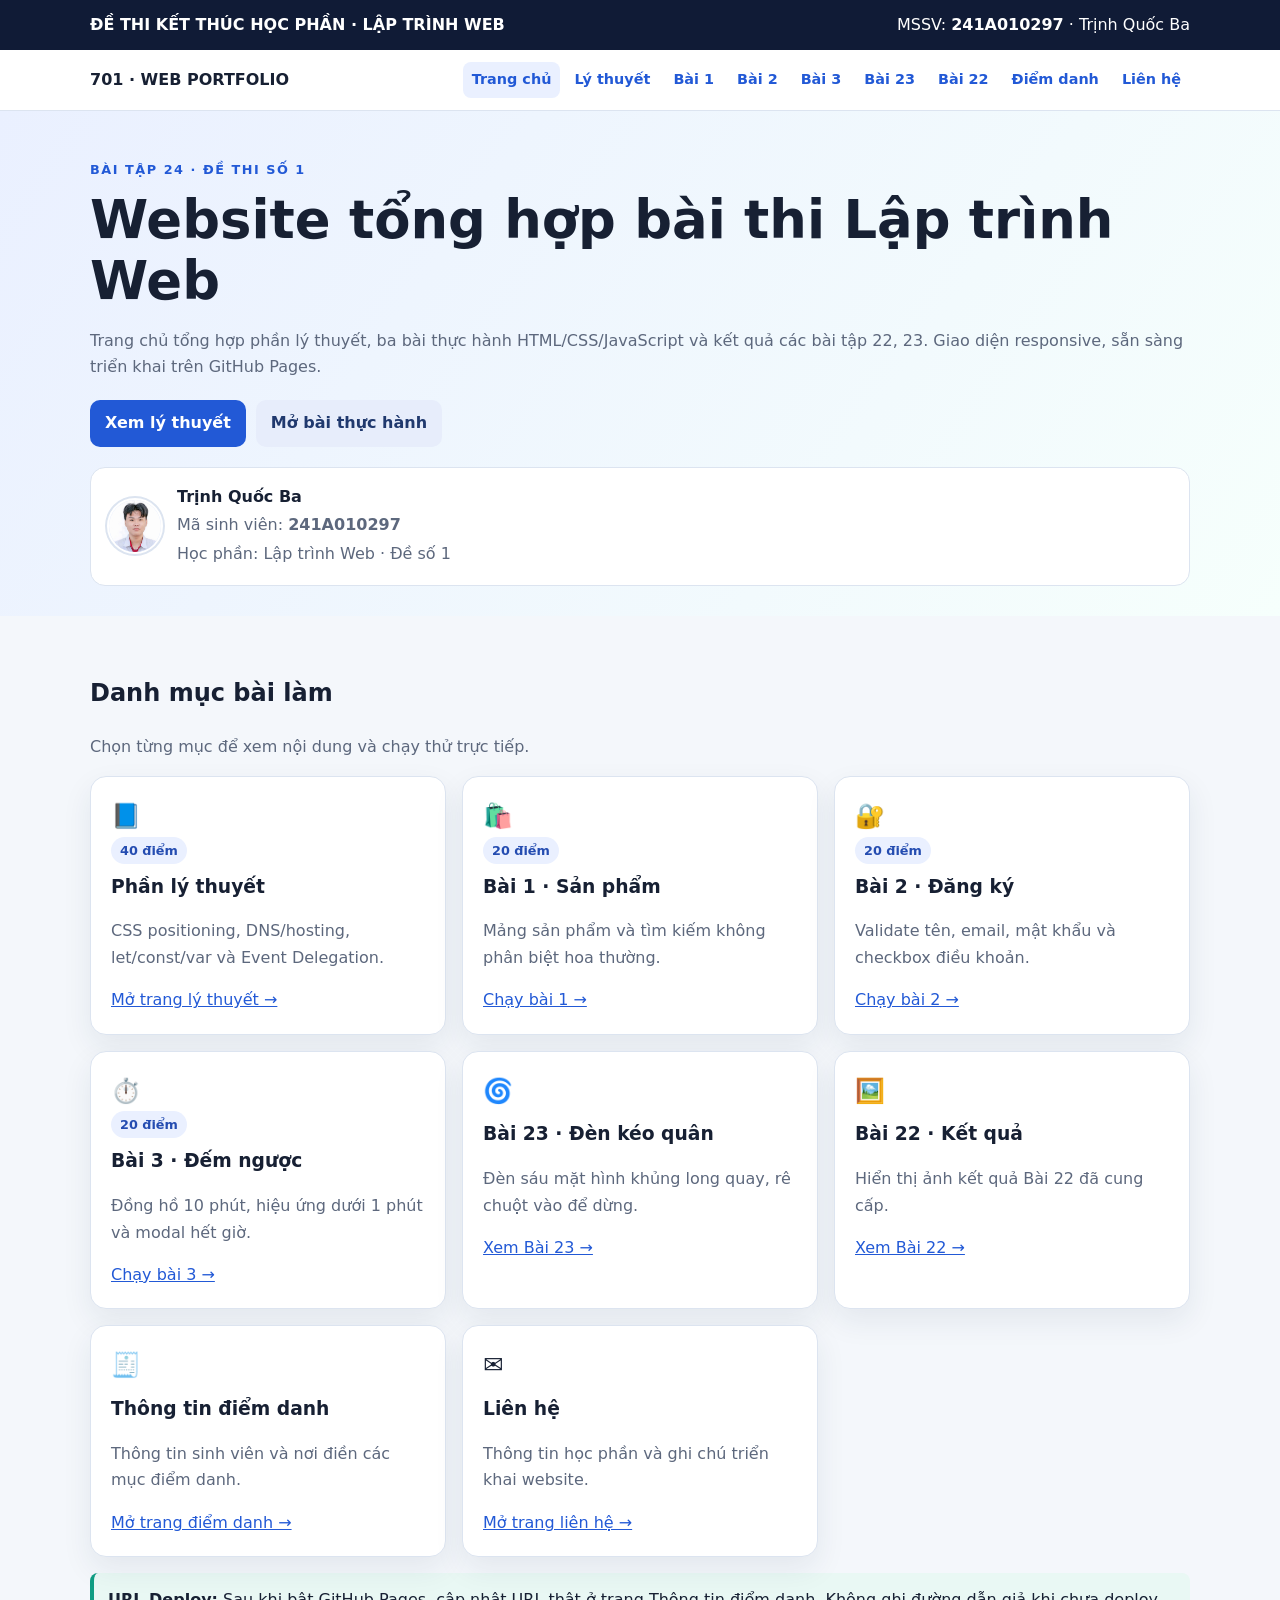
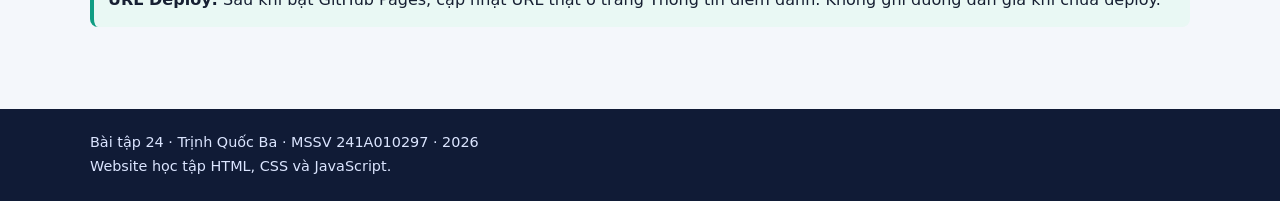
<file: index.html>
<!doctype html><html lang="vi"><head><meta charset="utf-8"><meta name="viewport" content="width=device-width,initial-scale=1"><meta name="author" content="Trịnh Quốc Ba"><title>Trang chủ | Bài tập 24</title><link rel="stylesheet" href="css/style.css"></head><body><div class="topbar"><div class="container"><b>ĐỀ THI KẾT THÚC HỌC PHẦN · LẬP TRÌNH WEB</b><span>MSSV: <b>241A010297</b> · Trịnh Quốc Ba</span></div></div><div class="navwrap"><nav class="container nav"><a class="brand" href="index.html">701 · WEB PORTFOLIO</a><div class="navlinks"><a href="index.html">Trang chủ</a><a href="lythuyet.html">Lý thuyết</a><a href="baitap01.html">Bài 1</a><a href="baitap02.html">Bài 2</a><a href="baitap03.html">Bài 3</a><a href="baitap23.html">Bài 23</a><a href="baitap22.html">Bài 22</a><a href="about.html">Điểm danh</a><a href="contact.html">Liên hệ</a></div></nav></div><header class="hero"><div class="container"><div class="eyebrow">Bài tập 24 · Đề thi số 1</div><h1>Website tổng hợp bài thi Lập trình Web</h1><p class="lead">Trang chủ tổng hợp phần lý thuyết, ba bài thực hành HTML/CSS/JavaScript và kết quả các bài tập 22, 23. Giao diện responsive, sẵn sàng triển khai trên GitHub Pages.</p><div class="btnrow"><a class="btn" href="lythuyet.html">Xem lý thuyết</a><a class="btn secondary" href="baitap01.html">Mở bài thực hành</a></div><div class="studentbox"><img class="avatar avatar-photo" src="images/avatar.jpg" alt="Ảnh đại diện Trịnh Quốc Ba"><div><b>Trịnh Quốc Ba</b><p>Mã sinh viên: <b>241A010297</b></p><p>Học phần: Lập trình Web · Đề số 1</p></div></div></div></header><main class="container section"><h2>Danh mục bài làm</h2><p class="lead">Chọn từng mục để xem nội dung và chạy thử trực tiếp.</p><div class="grid"><article class="card"><div class="iconbox">📘</div><span class="tag">40 điểm</span><h3>Phần lý thuyết</h3><p>CSS positioning, DNS/hosting, let/const/var và Event Delegation.</p><a href="lythuyet.html">Mở trang lý thuyết →</a></article><article class="card"><div class="iconbox">🛍️</div><span class="tag">20 điểm</span><h3>Bài 1 · Sản phẩm</h3><p>Mảng sản phẩm và tìm kiếm không phân biệt hoa thường.</p><a href="baitap01.html">Chạy bài 1 →</a></article><article class="card"><div class="iconbox">🔐</div><span class="tag">20 điểm</span><h3>Bài 2 · Đăng ký</h3><p>Validate tên, email, mật khẩu và checkbox điều khoản.</p><a href="baitap02.html">Chạy bài 2 →</a></article><article class="card"><div class="iconbox">⏱️</div><span class="tag">20 điểm</span><h3>Bài 3 · Đếm ngược</h3><p>Đồng hồ 10 phút, hiệu ứng dưới 1 phút và modal hết giờ.</p><a href="baitap03.html">Chạy bài 3 →</a></article><article class="card"><div class="iconbox">🌀</div><h3>Bài 23 · Đèn kéo quân</h3><p>Đèn sáu mặt hình khủng long quay, rê chuột vào để dừng.</p><a href="baitap23.html">Xem Bài 23 →</a></article><article class="card"><div class="iconbox">🖼️</div><h3>Bài 22 · Kết quả</h3><p>Hiển thị ảnh kết quả Bài 22 đã cung cấp.</p><a href="baitap22.html">Xem Bài 22 →</a></article><article class="card"><div class="iconbox">🧾</div><h3>Thông tin điểm danh</h3><p>Thông tin sinh viên và nơi điền các mục điểm danh.</p><a href="about.html">Mở trang điểm danh →</a></article><article class="card"><div class="iconbox">✉️</div><h3>Liên hệ</h3><p>Thông tin học phần và ghi chú triển khai website.</p><a href="contact.html">Mở trang liên hệ →</a></article></div><p class="notice"><b>URL Deploy:</b> Sau khi bật GitHub Pages, cập nhật URL thật ở trang Thông tin điểm danh. Không ghi đường dẫn giả khi chưa deploy.</p></main><footer><div class="container">Bài tập 24 · Trịnh Quốc Ba · MSSV 241A010297 · <span data-year></span><br>Website học tập HTML, CSS và JavaScript.</div></footer><script src="js/script.js"></script></body></html>
</file>
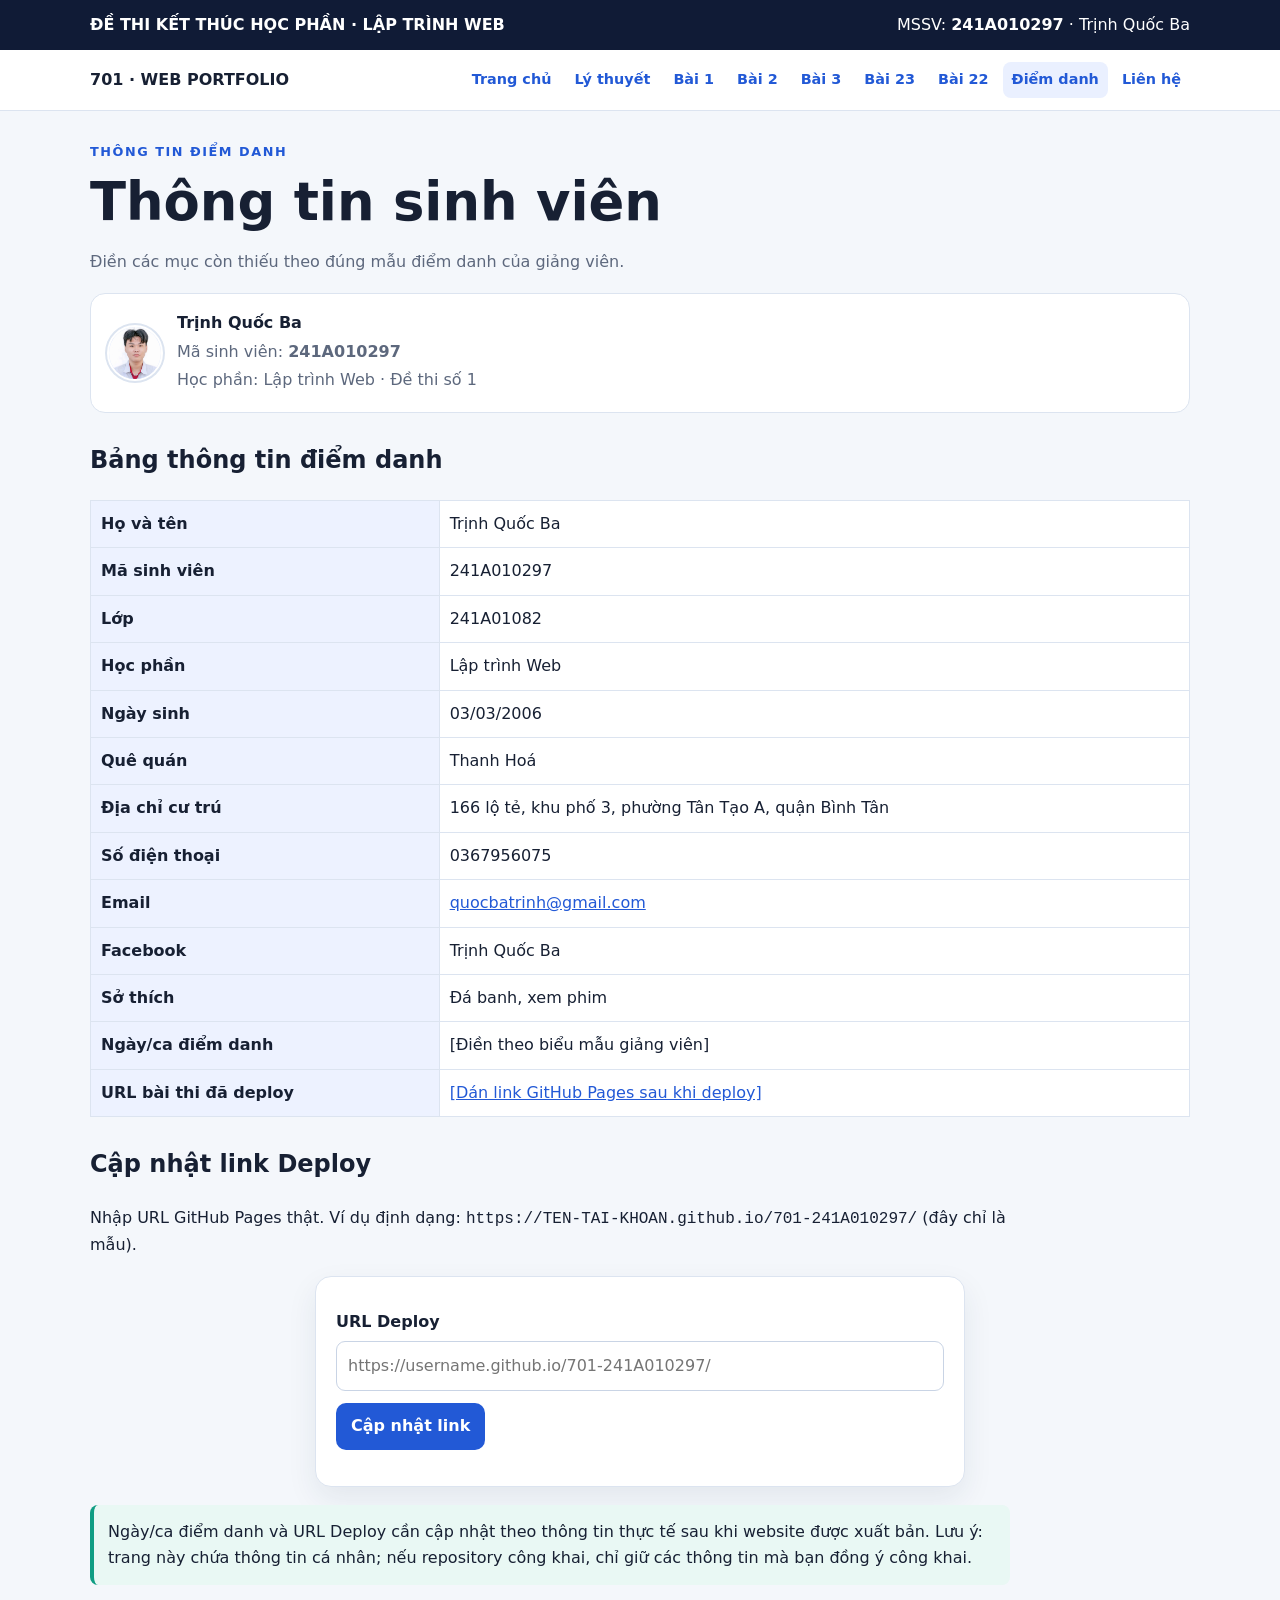
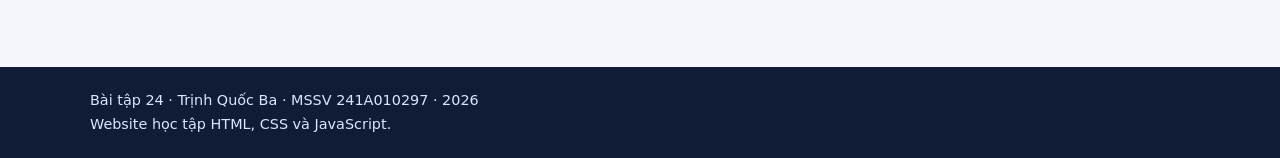
<file: about.html>
<!doctype html><html lang="vi"><head><meta charset="utf-8"><meta name="viewport" content="width=device-width,initial-scale=1"><meta name="author" content="Trịnh Quốc Ba"><title>Thông tin điểm danh | Bài tập 24</title><link rel="stylesheet" href="css/style.css"></head><body><div class="topbar"><div class="container"><b>ĐỀ THI KẾT THÚC HỌC PHẦN · LẬP TRÌNH WEB</b><span>MSSV: <b>241A010297</b> · Trịnh Quốc Ba</span></div></div><div class="navwrap"><nav class="container nav"><a class="brand" href="index.html">701 · WEB PORTFOLIO</a><div class="navlinks"><a href="index.html">Trang chủ</a><a href="lythuyet.html">Lý thuyết</a><a href="baitap01.html">Bài 1</a><a href="baitap02.html">Bài 2</a><a href="baitap03.html">Bài 3</a><a href="baitap23.html">Bài 23</a><a href="baitap22.html">Bài 22</a><a href="about.html">Điểm danh</a><a href="contact.html">Liên hệ</a></div></nav></div><main class="container content"><div class="eyebrow">Thông tin điểm danh</div><h1>Thông tin sinh viên</h1><p class="lead">Điền các mục còn thiếu theo đúng mẫu điểm danh của giảng viên.</p><div class="studentbox"><img class="avatar avatar-photo" src="images/avatar.jpg" alt="Ảnh đại diện Trịnh Quốc Ba"><div><b>Trịnh Quốc Ba</b><p>Mã sinh viên: <b>241A010297</b></p><p>Học phần: Lập trình Web · Đề thi số 1</p></div></div><h2>Bảng thông tin điểm danh</h2><table class="attendance"><tr><th>Họ và tên</th><td>Trịnh Quốc Ba</td></tr><tr><th>Mã sinh viên</th><td>241A010297</td></tr><tr><th>Lớp</th><td>241A01082</td></tr><tr><th>Học phần</th><td>Lập trình Web</td></tr><tr><th>Ngày sinh</th><td>03/03/2006</td></tr><tr><th>Quê quán</th><td>Thanh Hoá</td></tr><tr><th>Địa chỉ cư trú</th><td>166 lộ tẻ, khu phố 3, phường Tân Tạo A, quận Bình Tân</td></tr><tr><th>Số điện thoại</th><td>0367956075</td></tr><tr><th>Email</th><td><a href="mailto:quocbatrinh@gmail.com">quocbatrinh@gmail.com</a></td></tr><tr><th>Facebook</th><td>Trịnh Quốc Ba</td></tr><tr><th>Sở thích</th><td>Đá banh, xem phim</td></tr><tr><th>Ngày/ca điểm danh</th><td>[Điền theo biểu mẫu giảng viên]</td></tr><tr><th>URL bài thi đã deploy</th><td><a href="#" id="deployLink">[Dán link GitHub Pages sau khi deploy]</a></td></tr></table><h2>Cập nhật link Deploy</h2><p>Nhập URL GitHub Pages thật. Ví dụ định dạng: <code>https://TEN-TAI-KHOAN.github.io/701-241A010297/</code> (đây chỉ là mẫu).</p><form id="deployForm" class="formbox"><label for="deployUrl">URL Deploy</label><input id="deployUrl" type="text" placeholder="https://username.github.io/701-241A010297/"><button class="btn" type="submit" style="margin-top:12px">Cập nhật link</button><p id="deployMsg" aria-live="polite"></p></form><p class="notice">Ngày/ca điểm danh và URL Deploy cần cập nhật theo thông tin thực tế sau khi website được xuất bản. Lưu ý: trang này chứa thông tin cá nhân; nếu repository công khai, chỉ giữ các thông tin mà bạn đồng ý công khai.</p></main><script>document.querySelector("#deployForm").addEventListener("submit",e=>{e.preventDefault();const msg=document.querySelector("#deployMsg"),v=document.querySelector("#deployUrl").value.trim();try{const u=new URL(v);if(!/^https?:$/.test(u.protocol))throw Error();const a=document.querySelector("#deployLink");a.href=u.href;a.textContent=u.href;msg.className="success";msg.textContent="Đã cập nhật trong trang hiện tại. Hãy thay link trong about.html và tải lại lên GitHub trước khi nộp."}catch{msg.className="error";msg.textContent="Hãy nhập URL hợp lệ, ví dụ https://username.github.io/701-241A010297/"}});</script><footer><div class="container">Bài tập 24 · Trịnh Quốc Ba · MSSV 241A010297 · <span data-year></span><br>Website học tập HTML, CSS và JavaScript.</div></footer><script src="js/script.js"></script></body></html>
</file>
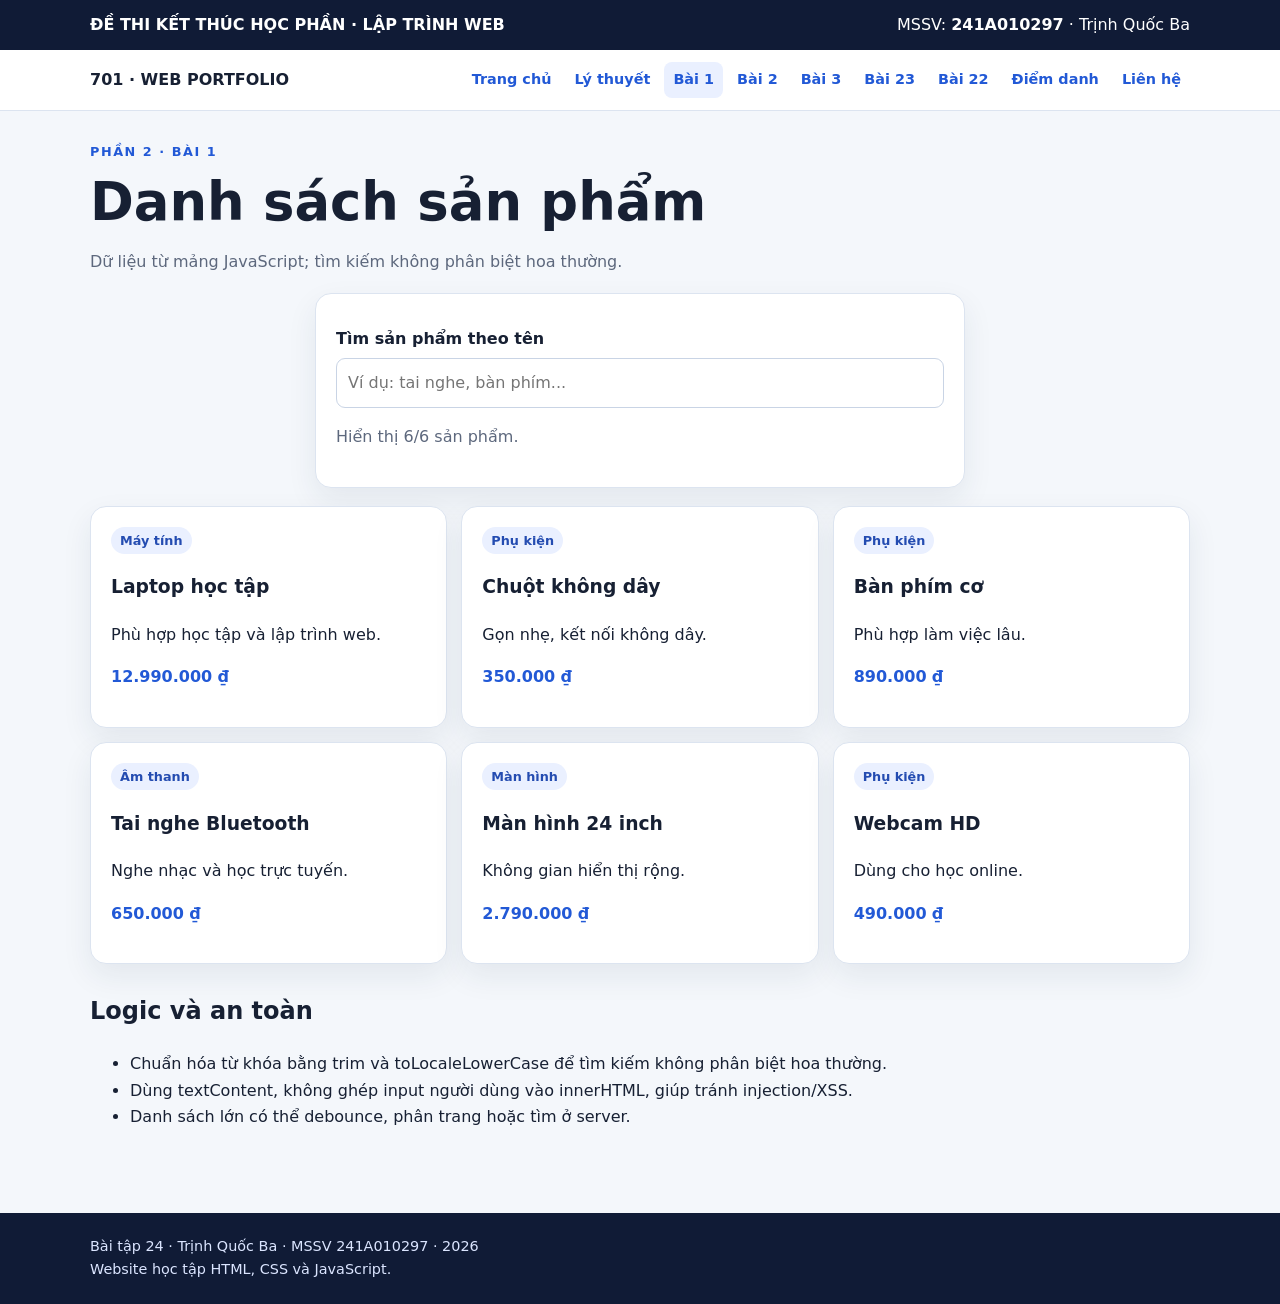
<file: baitap01.html>
<!doctype html><html lang="vi"><head><meta charset="utf-8"><meta name="viewport" content="width=device-width,initial-scale=1"><meta name="author" content="Trịnh Quốc Ba"><title>Bài 1 · Sản phẩm | Bài tập 24</title><link rel="stylesheet" href="css/style.css"></head><body><div class="topbar"><div class="container"><b>ĐỀ THI KẾT THÚC HỌC PHẦN · LẬP TRÌNH WEB</b><span>MSSV: <b>241A010297</b> · Trịnh Quốc Ba</span></div></div><div class="navwrap"><nav class="container nav"><a class="brand" href="index.html">701 · WEB PORTFOLIO</a><div class="navlinks"><a href="index.html">Trang chủ</a><a href="lythuyet.html">Lý thuyết</a><a href="baitap01.html">Bài 1</a><a href="baitap02.html">Bài 2</a><a href="baitap03.html">Bài 3</a><a href="baitap23.html">Bài 23</a><a href="baitap22.html">Bài 22</a><a href="about.html">Điểm danh</a><a href="contact.html">Liên hệ</a></div></nav></div><main class="container content"><div class="eyebrow">Phần 2 · Bài 1</div><h1>Danh sách sản phẩm</h1><p class="lead">Dữ liệu từ mảng JavaScript; tìm kiếm không phân biệt hoa thường.</p><div class="formbox"><label for="searchProduct">Tìm sản phẩm theo tên</label><input id="searchProduct" type="search" placeholder="Ví dụ: tai nghe, bàn phím..." autocomplete="off"><p id="resultCount" class="muted" aria-live="polite"></p><p id="searchError" class="error" aria-live="polite"></p></div><div id="productList" class="products" aria-live="polite"></div><h2>Logic và an toàn</h2><ul><li>Chuẩn hóa từ khóa bằng trim và toLocaleLowerCase để tìm kiếm không phân biệt hoa thường.</li><li>Dùng textContent, không ghép input người dùng vào innerHTML, giúp tránh injection/XSS.</li><li>Danh sách lớn có thể debounce, phân trang hoặc tìm ở server.</li></ul></main><script>const products=[{name:"Laptop học tập",category:"Máy tính",price:12990000,desc:"Phù hợp học tập và lập trình web."},{name:"Chuột không dây",category:"Phụ kiện",price:350000,desc:"Gọn nhẹ, kết nối không dây."},{name:"Bàn phím cơ",category:"Phụ kiện",price:890000,desc:"Phù hợp làm việc lâu."},{name:"Tai nghe Bluetooth",category:"Âm thanh",price:650000,desc:"Nghe nhạc và học trực tuyến."},{name:"Màn hình 24 inch",category:"Màn hình",price:2790000,desc:"Không gian hiển thị rộng."},{name:"Webcam HD",category:"Phụ kiện",price:490000,desc:"Dùng cho học online."}];const list=document.querySelector("#productList"),input=document.querySelector("#searchProduct"),error=document.querySelector("#searchError"),count=document.querySelector("#resultCount"),money=n=>new Intl.NumberFormat("vi-VN",{style:"currency",currency:"VND",maximumFractionDigits:0}).format(n);function render(items){list.replaceChildren();items.forEach(p=>{const c=document.createElement("article");c.className="product";const tag=document.createElement("span");tag.className="tag";tag.textContent=p.category;const h=document.createElement("h3");h.textContent=p.name;const d=document.createElement("p");d.textContent=p.desc;const price=document.createElement("p");price.className="price";price.textContent=money(p.price);c.append(tag,h,d,price);list.append(c)});count.textContent=`Hiển thị ${items.length}/${products.length} sản phẩm.`;error.textContent=items.length?"":"Không tìm thấy sản phẩm phù hợp. Vui lòng thử từ khóa khác."}input.addEventListener("input",()=>{const q=input.value.trim().toLocaleLowerCase("vi");render(products.filter(p=>p.name.toLocaleLowerCase("vi").includes(q)))});render(products);</script><footer><div class="container">Bài tập 24 · Trịnh Quốc Ba · MSSV 241A010297 · <span data-year></span><br>Website học tập HTML, CSS và JavaScript.</div></footer><script src="js/script.js"></script></body></html>
</file>
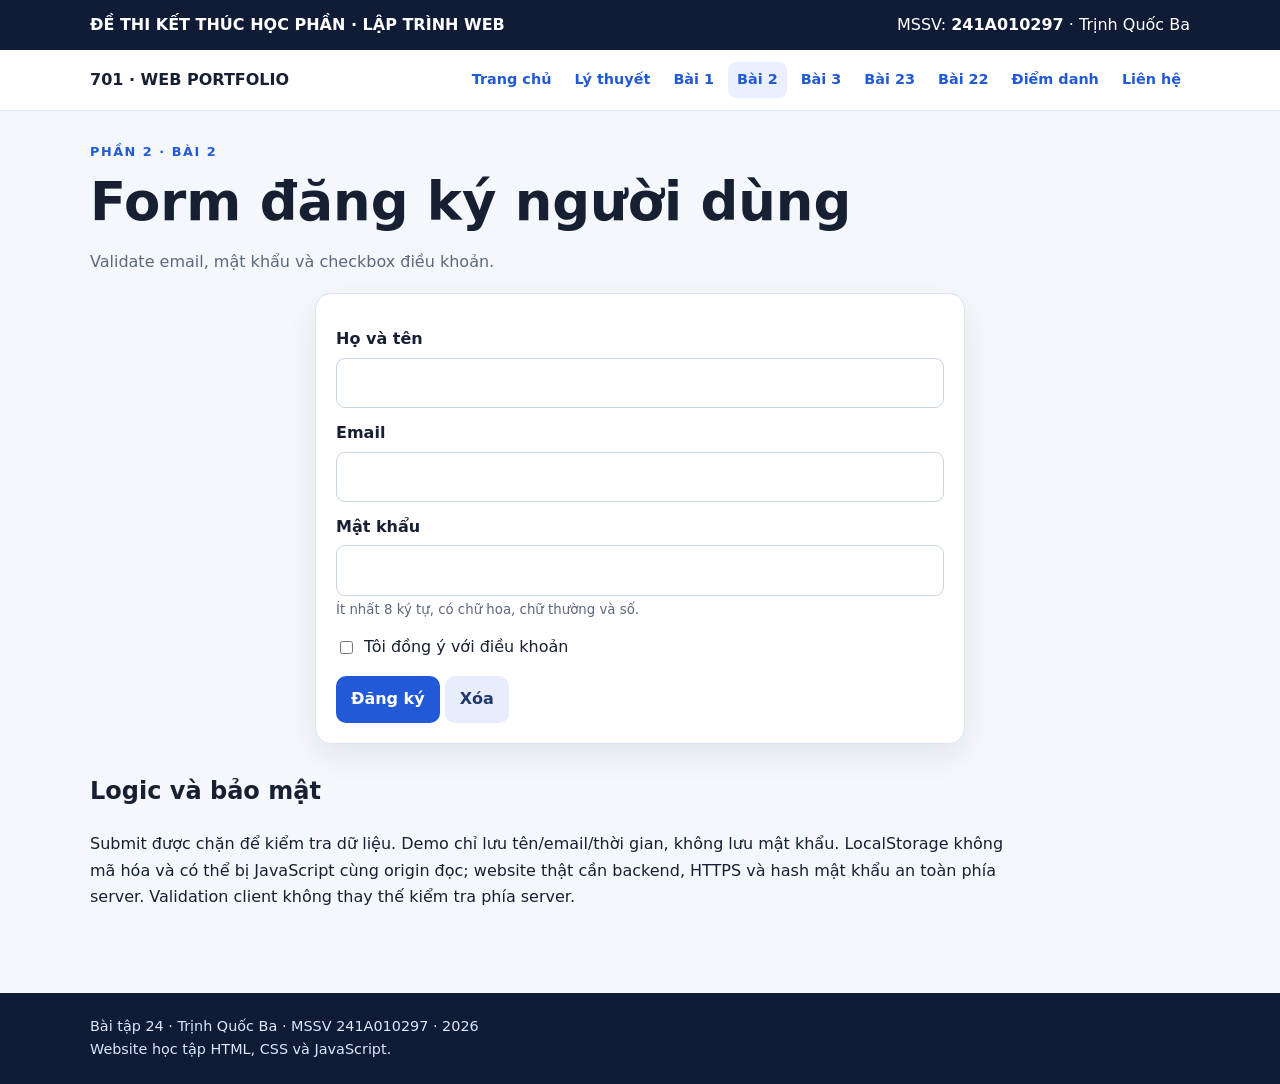
<file: baitap02.html>
<!doctype html><html lang="vi"><head><meta charset="utf-8"><meta name="viewport" content="width=device-width,initial-scale=1"><meta name="author" content="Trịnh Quốc Ba"><title>Bài 2 · Đăng ký | Bài tập 24</title><link rel="stylesheet" href="css/style.css"></head><body><div class="topbar"><div class="container"><b>ĐỀ THI KẾT THÚC HỌC PHẦN · LẬP TRÌNH WEB</b><span>MSSV: <b>241A010297</b> · Trịnh Quốc Ba</span></div></div><div class="navwrap"><nav class="container nav"><a class="brand" href="index.html">701 · WEB PORTFOLIO</a><div class="navlinks"><a href="index.html">Trang chủ</a><a href="lythuyet.html">Lý thuyết</a><a href="baitap01.html">Bài 1</a><a href="baitap02.html">Bài 2</a><a href="baitap03.html">Bài 3</a><a href="baitap23.html">Bài 23</a><a href="baitap22.html">Bài 22</a><a href="about.html">Điểm danh</a><a href="contact.html">Liên hệ</a></div></nav></div><main class="container content"><div class="eyebrow">Phần 2 · Bài 2</div><h1>Form đăng ký người dùng</h1><p class="lead">Validate email, mật khẩu và checkbox điều khoản.</p><form id="registerForm" class="formbox" novalidate><label for="fullName">Họ và tên</label><input id="fullName" type="text" required maxlength="100" autocomplete="name"><label for="email">Email</label><input id="email" type="email" required autocomplete="email"><label for="password">Mật khẩu</label><input id="password" type="password" required minlength="8" autocomplete="new-password"><small class="muted">Ít nhất 8 ký tự, có chữ hoa, chữ thường và số.</small><label style="display:flex;gap:8px;align-items:center;font-weight:500"><input id="terms" type="checkbox"> Tôi đồng ý với điều khoản</label><p id="formMessage" aria-live="polite"></p><button class="btn" type="submit">Đăng ký</button> <button class="btn secondary" type="reset">Xóa</button></form><h2>Logic và bảo mật</h2><p>Submit được chặn để kiểm tra dữ liệu. Demo chỉ lưu tên/email/thời gian, không lưu mật khẩu. LocalStorage không mã hóa và có thể bị JavaScript cùng origin đọc; website thật cần backend, HTTPS và hash mật khẩu an toàn phía server. Validation client không thay thế kiểm tra phía server.</p></main><script>const form=document.querySelector("#registerForm"),msg=document.querySelector("#formMessage");form.addEventListener("submit",e=>{e.preventDefault();const name=document.querySelector("#fullName").value.trim(),email=document.querySelector("#email").value.trim(),pw=document.querySelector("#password").value,terms=document.querySelector("#terms").checked;const validEmail=/^[^\s@]+@[^\s@]+\.[^\s@]+$/.test(email),validPw=pw.length>=8&&/[A-Z]/.test(pw)&&/[a-z]/.test(pw)&&/\d/.test(pw);if(!name){msg.className="error";msg.textContent="Vui lòng nhập họ tên.";return}if(!validEmail){msg.className="error";msg.textContent="Email chưa đúng định dạng.";return}if(!validPw){msg.className="error";msg.textContent="Mật khẩu cần tối thiểu 8 ký tự, có chữ hoa, chữ thường và số.";return}if(!terms){msg.className="error";msg.textContent="Bạn cần đồng ý điều khoản.";return}try{localStorage.setItem("b24_demo_registration",JSON.stringify({name,email,registeredAt:new Date().toISOString()}));msg.className="success";msg.textContent="Đăng ký thành công! Đã lưu tên/email, không lưu mật khẩu."}catch{msg.className="error";msg.textContent="Không thể lưu LocalStorage trên trình duyệt này."}});form.addEventListener("reset",()=>msg.textContent="");</script><footer><div class="container">Bài tập 24 · Trịnh Quốc Ba · MSSV 241A010297 · <span data-year></span><br>Website học tập HTML, CSS và JavaScript.</div></footer><script src="js/script.js"></script></body></html>
</file>
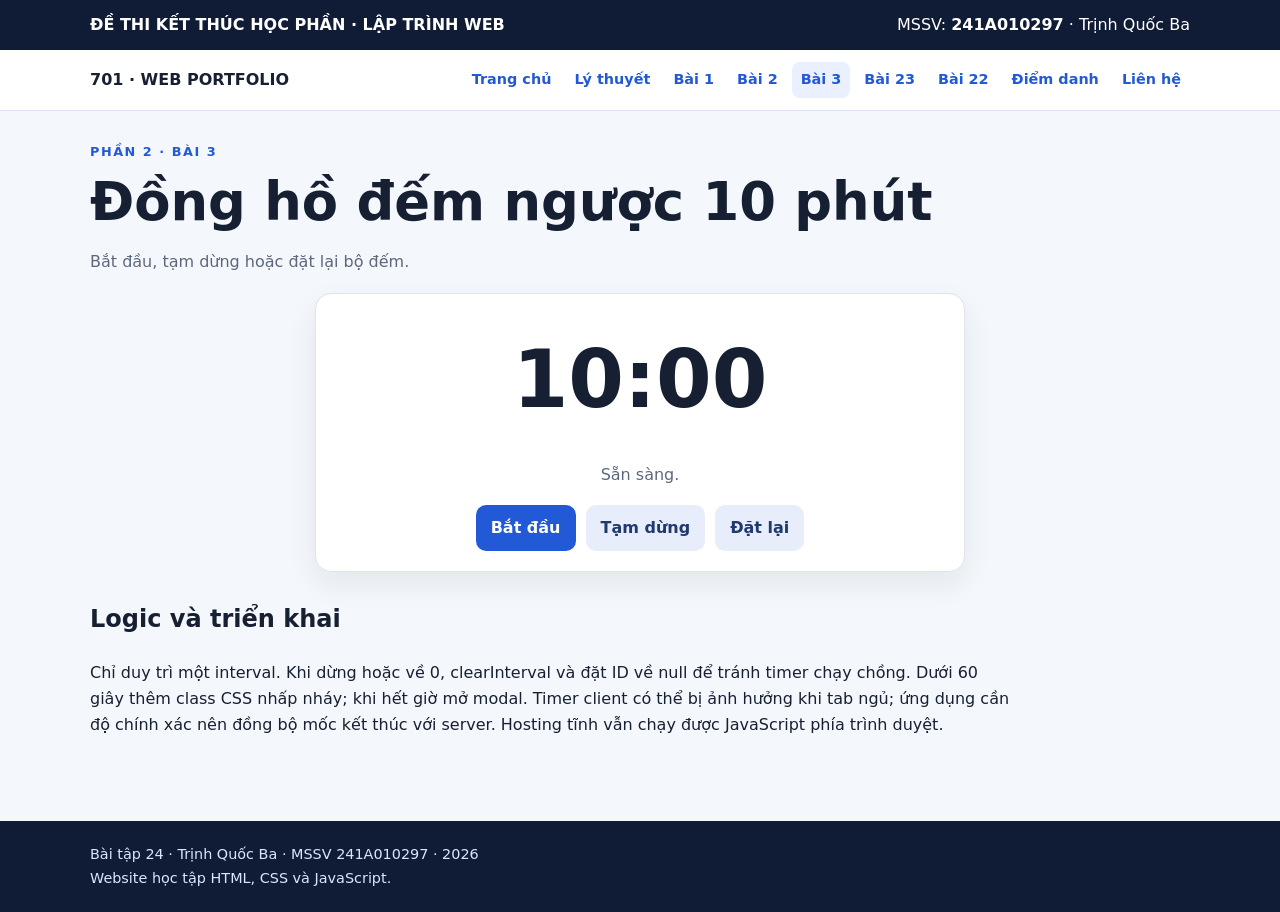
<file: baitap03.html>
<!doctype html><html lang="vi"><head><meta charset="utf-8"><meta name="viewport" content="width=device-width,initial-scale=1"><meta name="author" content="Trịnh Quốc Ba"><title>Bài 3 · Countdown | Bài tập 24</title><link rel="stylesheet" href="css/style.css"></head><body><div class="topbar"><div class="container"><b>ĐỀ THI KẾT THÚC HỌC PHẦN · LẬP TRÌNH WEB</b><span>MSSV: <b>241A010297</b> · Trịnh Quốc Ba</span></div></div><div class="navwrap"><nav class="container nav"><a class="brand" href="index.html">701 · WEB PORTFOLIO</a><div class="navlinks"><a href="index.html">Trang chủ</a><a href="lythuyet.html">Lý thuyết</a><a href="baitap01.html">Bài 1</a><a href="baitap02.html">Bài 2</a><a href="baitap03.html">Bài 3</a><a href="baitap23.html">Bài 23</a><a href="baitap22.html">Bài 22</a><a href="about.html">Điểm danh</a><a href="contact.html">Liên hệ</a></div></nav></div><main class="container content"><div class="eyebrow">Phần 2 · Bài 3</div><h1>Đồng hồ đếm ngược 10 phút</h1><p class="lead">Bắt đầu, tạm dừng hoặc đặt lại bộ đếm.</p><section class="formbox" style="text-align:center"><div id="timer" class="timer" role="timer">10:00</div><p id="status" class="muted" aria-live="polite">Sẵn sàng.</p><div class="timer-actions"><button id="start" class="btn">Bắt đầu</button><button id="pause" class="btn secondary">Tạm dừng</button><button id="reset" class="btn secondary">Đặt lại</button></div></section><h2>Logic và triển khai</h2><p>Chỉ duy trì một interval. Khi dừng hoặc về 0, clearInterval và đặt ID về null để tránh timer chạy chồng. Dưới 60 giây thêm class CSS nhấp nháy; khi hết giờ mở modal. Timer client có thể bị ảnh hưởng khi tab ngủ; ứng dụng cần độ chính xác nên đồng bộ mốc kết thúc với server. Hosting tĩnh vẫn chạy được JavaScript phía trình duyệt.</p></main><div id="modal" class="modal" role="dialog" aria-modal="true"><div class="modal-inner"><h2>Đã hết thời gian!</h2><p>Đồng hồ 10 phút đã kết thúc.</p><button id="close" class="btn">Đóng</button></div></div><script>const display=document.querySelector("#timer"),status=document.querySelector("#status"),modal=document.querySelector("#modal");let remaining=600,id=null;function draw(){display.textContent=String(Math.floor(remaining/60)).padStart(2,"0")+":"+String(remaining%60).padStart(2,"0");display.classList.toggle("warning",remaining>0&&remaining<60)}function stop(){if(id!==null){clearInterval(id);id=null}}function tick(){remaining=Math.max(0,remaining-1);draw();if(!remaining){stop();status.textContent="Đã hết giờ.";modal.classList.add("open")}}document.querySelector("#start").onclick=()=>{if(id!==null||remaining===0)return;status.textContent="Đang đếm ngược…";id=setInterval(tick,1000)};document.querySelector("#pause").onclick=()=>{stop();if(remaining)status.textContent="Đã tạm dừng."};document.querySelector("#reset").onclick=()=>{stop();remaining=600;draw();status.textContent="Đã đặt lại về 10:00.";modal.classList.remove("open")};document.querySelector("#close").onclick=()=>modal.classList.remove("open");modal.addEventListener("click",e=>{if(e.target===modal)modal.classList.remove("open")});draw();</script><footer><div class="container">Bài tập 24 · Trịnh Quốc Ba · MSSV 241A010297 · <span data-year></span><br>Website học tập HTML, CSS và JavaScript.</div></footer><script src="js/script.js"></script></body></html>
</file>
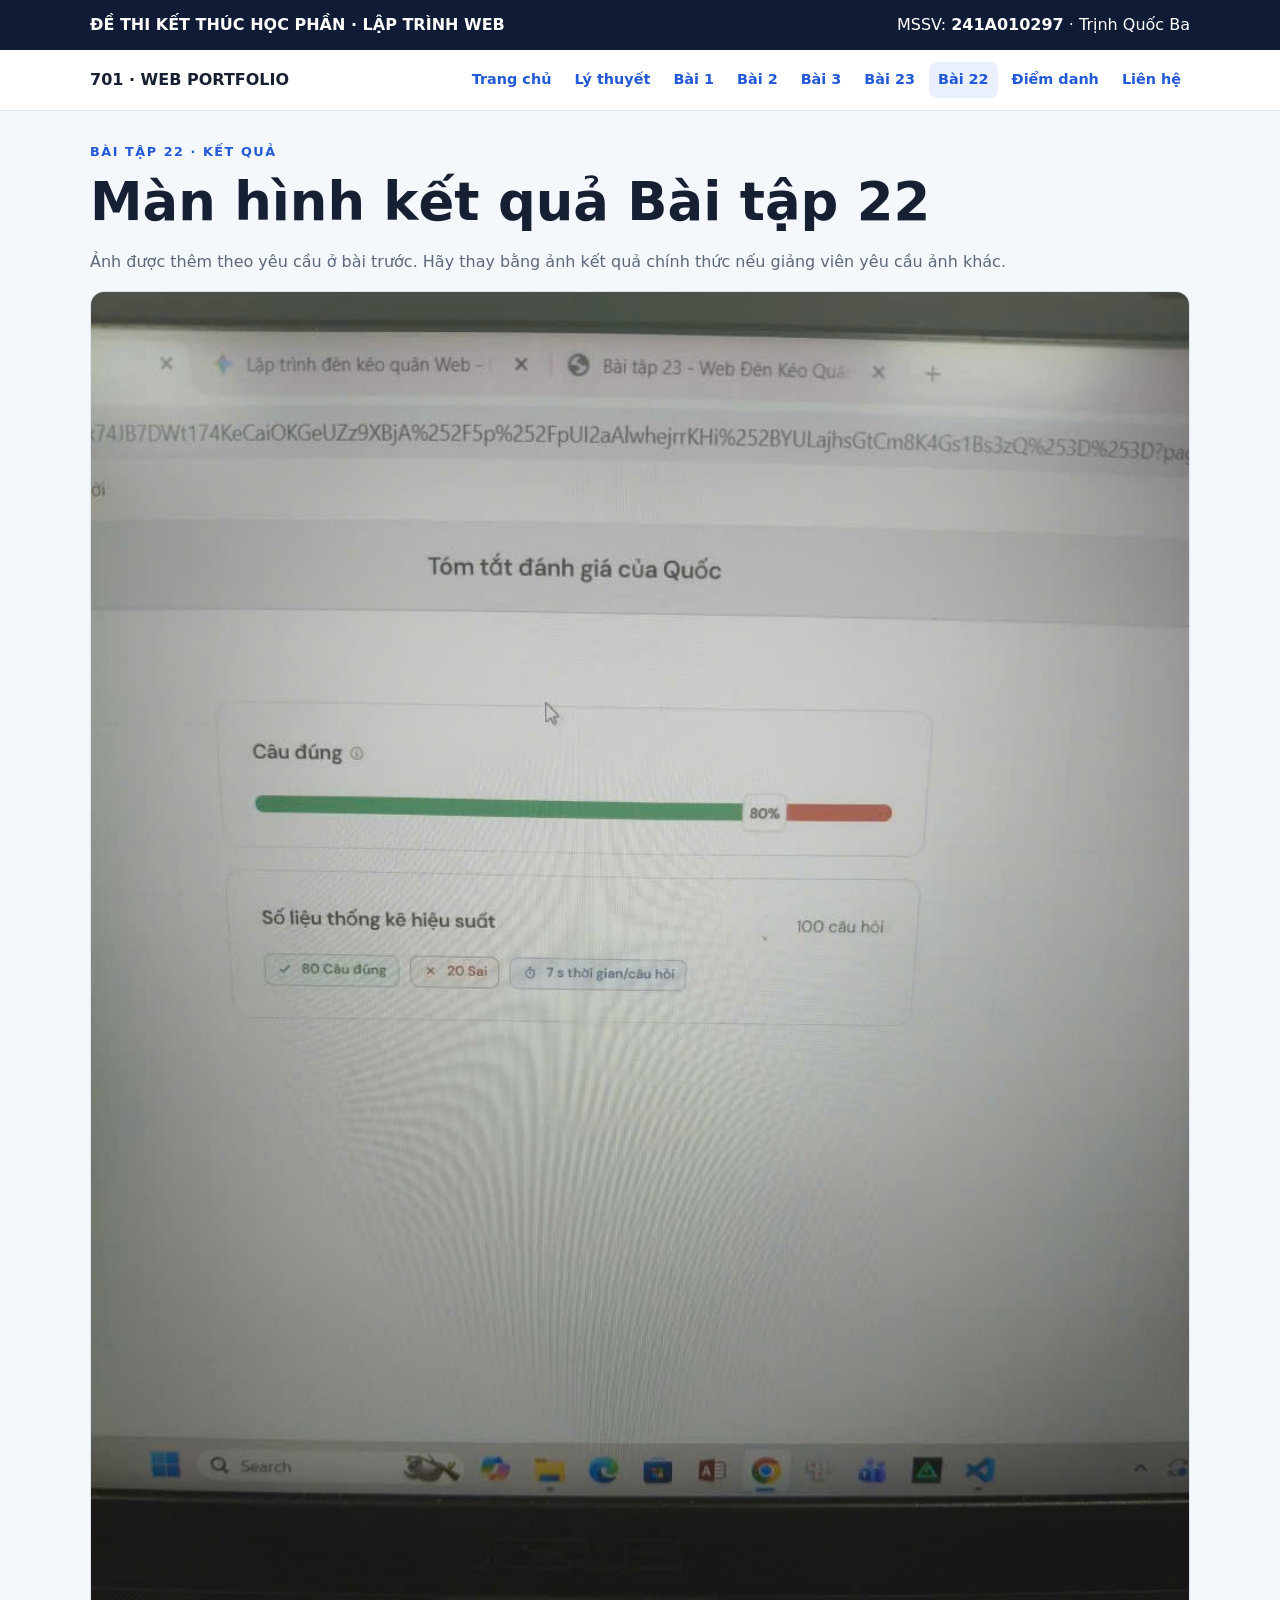
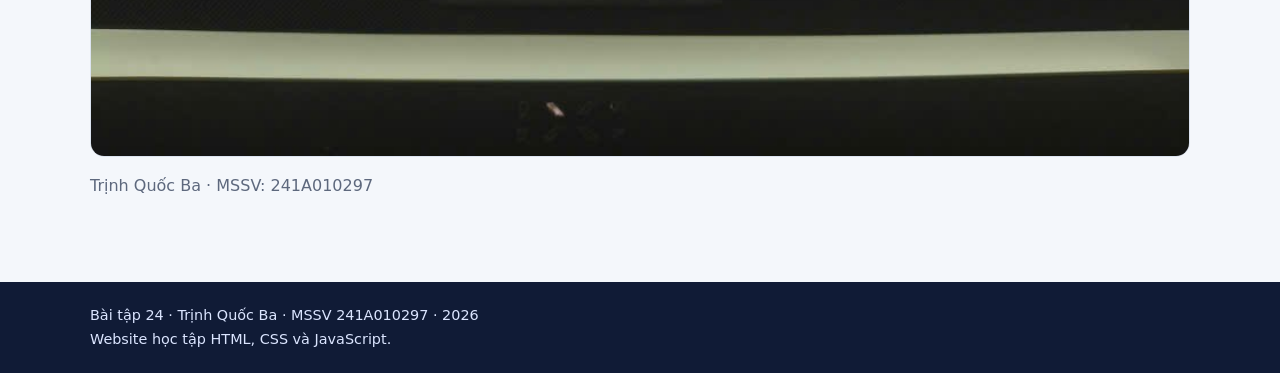
<file: baitap22.html>
<!doctype html><html lang="vi"><head><meta charset="utf-8"><meta name="viewport" content="width=device-width,initial-scale=1"><meta name="author" content="Trịnh Quốc Ba"><title>Bài 22 · Kết quả | Bài tập 24</title><link rel="stylesheet" href="css/style.css"></head><body><div class="topbar"><div class="container"><b>ĐỀ THI KẾT THÚC HỌC PHẦN · LẬP TRÌNH WEB</b><span>MSSV: <b>241A010297</b> · Trịnh Quốc Ba</span></div></div><div class="navwrap"><nav class="container nav"><a class="brand" href="index.html">701 · WEB PORTFOLIO</a><div class="navlinks"><a href="index.html">Trang chủ</a><a href="lythuyet.html">Lý thuyết</a><a href="baitap01.html">Bài 1</a><a href="baitap02.html">Bài 2</a><a href="baitap03.html">Bài 3</a><a href="baitap23.html">Bài 23</a><a href="baitap22.html">Bài 22</a><a href="about.html">Điểm danh</a><a href="contact.html">Liên hệ</a></div></nav></div><main class="container content"><div class="eyebrow">Bài tập 22 · Kết quả</div><h1>Màn hình kết quả Bài tập 22</h1><p class="lead">Ảnh được thêm theo yêu cầu ở bài trước. Hãy thay bằng ảnh kết quả chính thức nếu giảng viên yêu cầu ảnh khác.</p><div class="dino-preview"><img src="images/bai22-anh-nguoi-dung.png" alt="Ảnh kết quả Bài tập 22 do sinh viên cung cấp"></div><p class="muted">Trịnh Quốc Ba · MSSV: 241A010297</p></main><footer><div class="container">Bài tập 24 · Trịnh Quốc Ba · MSSV 241A010297 · <span data-year></span><br>Website học tập HTML, CSS và JavaScript.</div></footer><script src="js/script.js"></script></body></html>
</file>
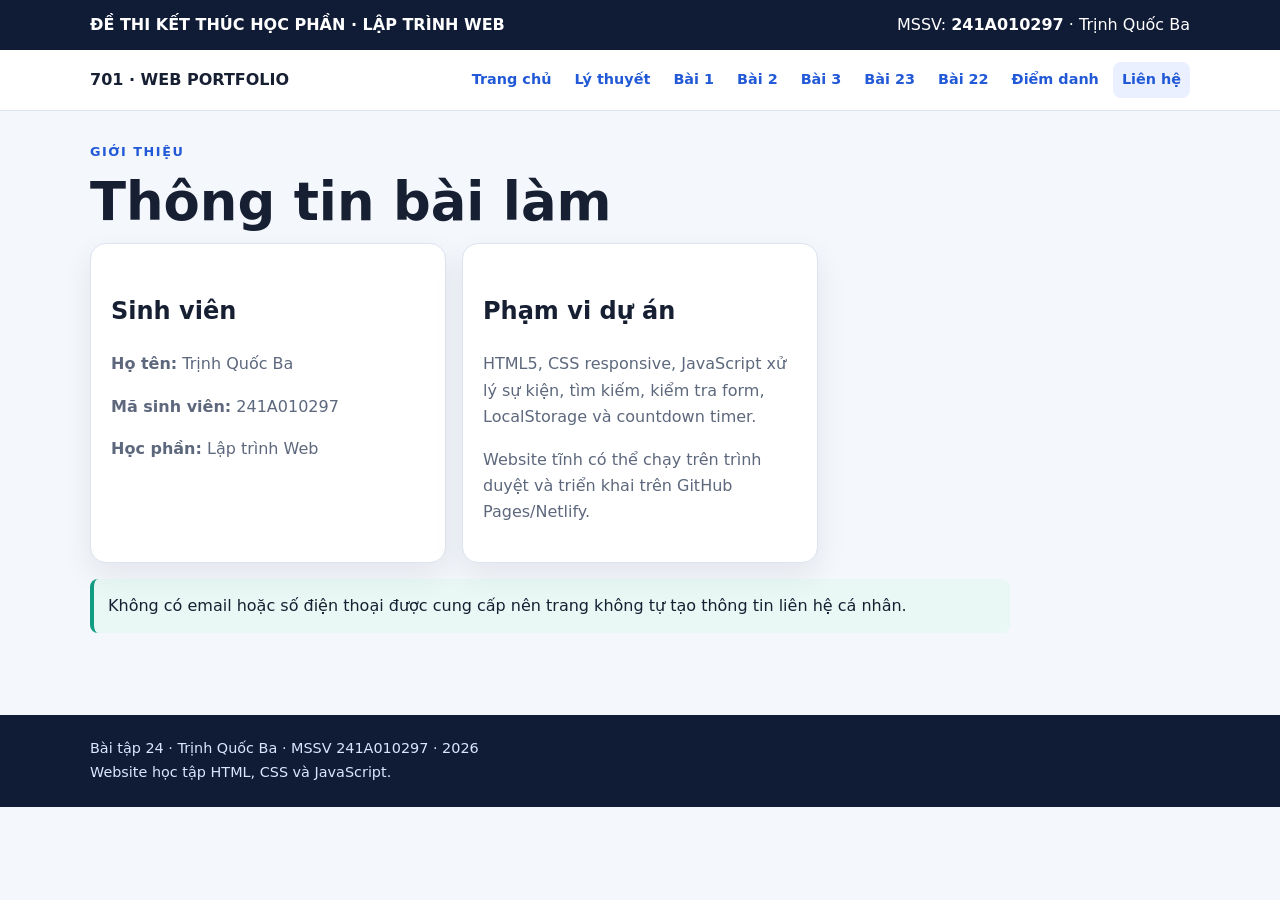
<file: contact.html>
<!doctype html><html lang="vi"><head><meta charset="utf-8"><meta name="viewport" content="width=device-width,initial-scale=1"><meta name="author" content="Trịnh Quốc Ba"><title>Liên hệ | Bài tập 24</title><link rel="stylesheet" href="css/style.css"></head><body><div class="topbar"><div class="container"><b>ĐỀ THI KẾT THÚC HỌC PHẦN · LẬP TRÌNH WEB</b><span>MSSV: <b>241A010297</b> · Trịnh Quốc Ba</span></div></div><div class="navwrap"><nav class="container nav"><a class="brand" href="index.html">701 · WEB PORTFOLIO</a><div class="navlinks"><a href="index.html">Trang chủ</a><a href="lythuyet.html">Lý thuyết</a><a href="baitap01.html">Bài 1</a><a href="baitap02.html">Bài 2</a><a href="baitap03.html">Bài 3</a><a href="baitap23.html">Bài 23</a><a href="baitap22.html">Bài 22</a><a href="about.html">Điểm danh</a><a href="contact.html">Liên hệ</a></div></nav></div><main class="container content"><div class="eyebrow">Giới thiệu</div><h1>Thông tin bài làm</h1><div class="grid"><section class="card"><h2>Sinh viên</h2><p><b>Họ tên:</b> Trịnh Quốc Ba</p><p><b>Mã sinh viên:</b> 241A010297</p><p><b>Học phần:</b> Lập trình Web</p></section><section class="card"><h2>Phạm vi dự án</h2><p>HTML5, CSS responsive, JavaScript xử lý sự kiện, tìm kiếm, kiểm tra form, LocalStorage và countdown timer.</p><p>Website tĩnh có thể chạy trên trình duyệt và triển khai trên GitHub Pages/Netlify.</p></section></div><p class="notice">Không có email hoặc số điện thoại được cung cấp nên trang không tự tạo thông tin liên hệ cá nhân.</p></main><footer><div class="container">Bài tập 24 · Trịnh Quốc Ba · MSSV 241A010297 · <span data-year></span><br>Website học tập HTML, CSS và JavaScript.</div></footer><script src="js/script.js"></script></body></html>
</file>
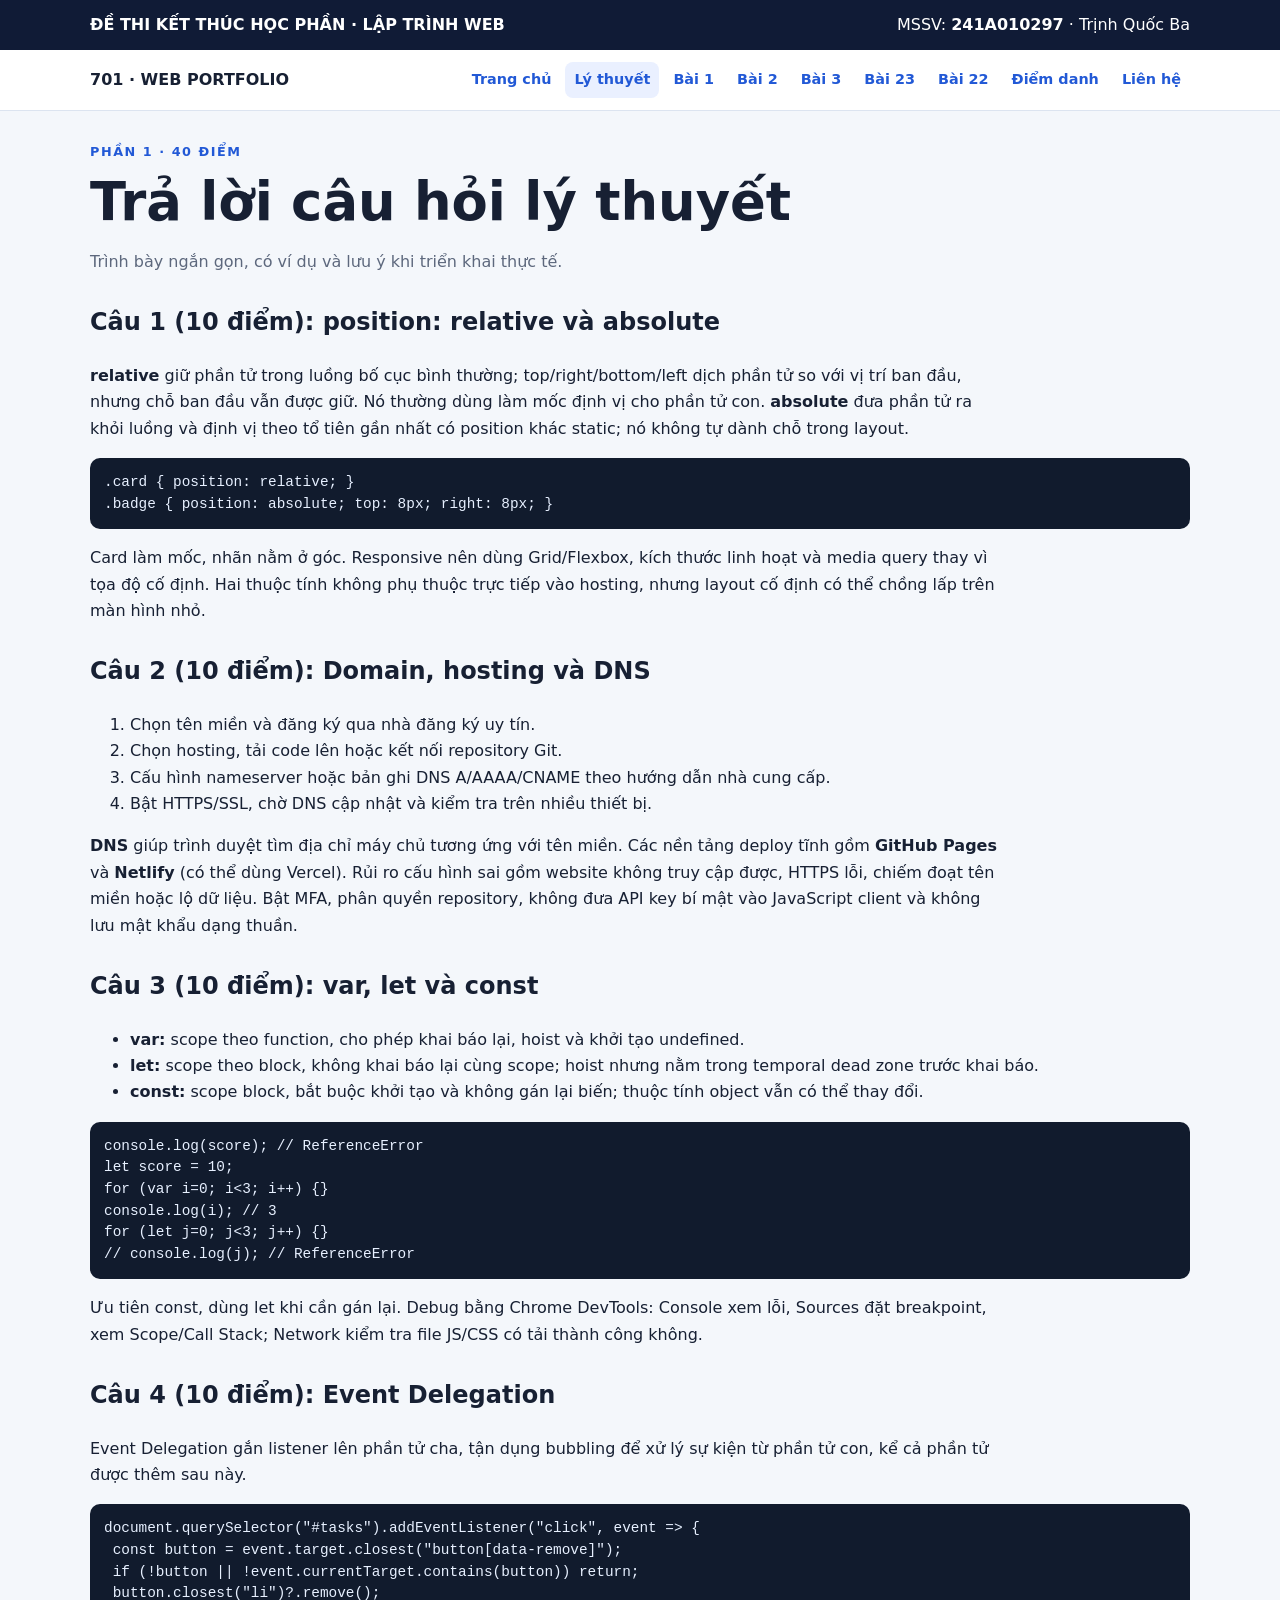
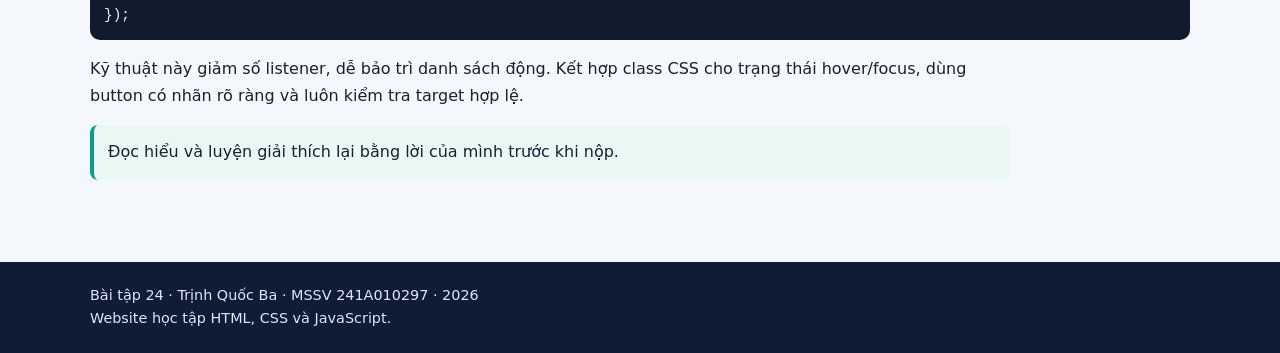
<file: lythuyet.html>
<!doctype html><html lang="vi"><head><meta charset="utf-8"><meta name="viewport" content="width=device-width,initial-scale=1"><meta name="author" content="Trịnh Quốc Ba"><title>Lý thuyết | Bài tập 24</title><link rel="stylesheet" href="css/style.css"></head><body><div class="topbar"><div class="container"><b>ĐỀ THI KẾT THÚC HỌC PHẦN · LẬP TRÌNH WEB</b><span>MSSV: <b>241A010297</b> · Trịnh Quốc Ba</span></div></div><div class="navwrap"><nav class="container nav"><a class="brand" href="index.html">701 · WEB PORTFOLIO</a><div class="navlinks"><a href="index.html">Trang chủ</a><a href="lythuyet.html">Lý thuyết</a><a href="baitap01.html">Bài 1</a><a href="baitap02.html">Bài 2</a><a href="baitap03.html">Bài 3</a><a href="baitap23.html">Bài 23</a><a href="baitap22.html">Bài 22</a><a href="about.html">Điểm danh</a><a href="contact.html">Liên hệ</a></div></nav></div><main class="container content"><div class="eyebrow">Phần 1 · 40 điểm</div><h1>Trả lời câu hỏi lý thuyết</h1><p class="lead">Trình bày ngắn gọn, có ví dụ và lưu ý khi triển khai thực tế.</p><h2>Câu 1 (10 điểm): position: relative và absolute</h2><p><b>relative</b> giữ phần tử trong luồng bố cục bình thường; top/right/bottom/left dịch phần tử so với vị trí ban đầu, nhưng chỗ ban đầu vẫn được giữ. Nó thường dùng làm mốc định vị cho phần tử con. <b>absolute</b> đưa phần tử ra khỏi luồng và định vị theo tổ tiên gần nhất có position khác static; nó không tự dành chỗ trong layout.</p><pre class="code">.card { position: relative; }
.badge { position: absolute; top: 8px; right: 8px; }</pre><p>Card làm mốc, nhãn nằm ở góc. Responsive nên dùng Grid/Flexbox, kích thước linh hoạt và media query thay vì tọa độ cố định. Hai thuộc tính không phụ thuộc trực tiếp vào hosting, nhưng layout cố định có thể chồng lấp trên màn hình nhỏ.</p><h2>Câu 2 (10 điểm): Domain, hosting và DNS</h2><ol><li>Chọn tên miền và đăng ký qua nhà đăng ký uy tín.</li><li>Chọn hosting, tải code lên hoặc kết nối repository Git.</li><li>Cấu hình nameserver hoặc bản ghi DNS A/AAAA/CNAME theo hướng dẫn nhà cung cấp.</li><li>Bật HTTPS/SSL, chờ DNS cập nhật và kiểm tra trên nhiều thiết bị.</li></ol><p><b>DNS</b> giúp trình duyệt tìm địa chỉ máy chủ tương ứng với tên miền. Các nền tảng deploy tĩnh gồm <b>GitHub Pages</b> và <b>Netlify</b> (có thể dùng Vercel). Rủi ro cấu hình sai gồm website không truy cập được, HTTPS lỗi, chiếm đoạt tên miền hoặc lộ dữ liệu. Bật MFA, phân quyền repository, không đưa API key bí mật vào JavaScript client và không lưu mật khẩu dạng thuần.</p><h2>Câu 3 (10 điểm): var, let và const</h2><ul><li><b>var:</b> scope theo function, cho phép khai báo lại, hoist và khởi tạo undefined.</li><li><b>let:</b> scope theo block, không khai báo lại cùng scope; hoist nhưng nằm trong temporal dead zone trước khai báo.</li><li><b>const:</b> scope block, bắt buộc khởi tạo và không gán lại biến; thuộc tính object vẫn có thể thay đổi.</li></ul><pre class="code">console.log(score); // ReferenceError
let score = 10;
for (var i=0; i<3; i++) {}
console.log(i); // 3
for (let j=0; j<3; j++) {}
// console.log(j); // ReferenceError</pre><p>Ưu tiên const, dùng let khi cần gán lại. Debug bằng Chrome DevTools: Console xem lỗi, Sources đặt breakpoint, xem Scope/Call Stack; Network kiểm tra file JS/CSS có tải thành công không.</p><h2>Câu 4 (10 điểm): Event Delegation</h2><p>Event Delegation gắn listener lên phần tử cha, tận dụng bubbling để xử lý sự kiện từ phần tử con, kể cả phần tử được thêm sau này.</p><pre class="code">document.querySelector("#tasks").addEventListener("click", event => {
 const button = event.target.closest("button[data-remove]");
 if (!button || !event.currentTarget.contains(button)) return;
 button.closest("li")?.remove();
});</pre><p>Kỹ thuật này giảm số listener, dễ bảo trì danh sách động. Kết hợp class CSS cho trạng thái hover/focus, dùng button có nhãn rõ ràng và luôn kiểm tra target hợp lệ.</p><p class="notice">Đọc hiểu và luyện giải thích lại bằng lời của mình trước khi nộp.</p></main><footer><div class="container">Bài tập 24 · Trịnh Quốc Ba · MSSV 241A010297 · <span data-year></span><br>Website học tập HTML, CSS và JavaScript.</div></footer><script src="js/script.js"></script></body></html>
</file>
<file: css/style.css>
:root{--bg:#f4f7fb;--ink:#172033;--muted:#5d687d;--brand:#2259d6;--card:#fff;--line:#dce4f0;--shadow:0 12px 30px #1c2d5214}*{box-sizing:border-box}body{margin:0;background:var(--bg);color:var(--ink);font:16px/1.65 system-ui,-apple-system,"Segoe UI",sans-serif}a{color:var(--brand)}.container{width:min(1100px,92%);margin:auto}.topbar{background:#101b36;color:white;padding:12px 0}.topbar .container{display:flex;justify-content:space-between;gap:10px;flex-wrap:wrap}.navwrap{background:white;border-bottom:1px solid var(--line);position:sticky;top:0;z-index:5}.nav{display:flex;justify-content:space-between;gap:14px;align-items:center;flex-wrap:wrap;padding:12px 0}.brand{font-weight:850;text-decoration:none;color:var(--ink)}.navlinks{display:flex;gap:5px;flex-wrap:wrap}.navlinks a{padding:6px 9px;border-radius:8px;text-decoration:none;font-size:.9rem;font-weight:650}.navlinks a:hover,.navlinks a.active{background:#eaf0ff}.hero{padding:48px 0 30px;background:linear-gradient(125deg,#eaf0ff,#f6fffc)}.eyebrow{font-size:.8rem;letter-spacing:.12em;text-transform:uppercase;font-weight:800;color:var(--brand)}h1{font-size:clamp(2rem,5vw,3.3rem);line-height:1.15;margin:10px 0}h2{margin-top:28px}.lead,.muted{color:var(--muted)}.btn{display:inline-block;border:0;border-radius:10px;background:var(--brand);color:#fff;text-decoration:none;padding:10px 15px;font:inherit;font-weight:750;cursor:pointer}.btn.secondary{background:#e7edfb;color:#20396e}.btnrow{display:flex;gap:10px;flex-wrap:wrap;margin:20px 0}.grid{display:grid;grid-template-columns:repeat(3,minmax(0,1fr));gap:16px}.card,.formbox,.product{background:white;border:1px solid var(--line);border-radius:16px;padding:20px;box-shadow:var(--shadow)}.card h3{margin:8px 0}.card p{color:var(--muted)}.tag{display:inline-block;background:#eaf0ff;color:#244cb1;padding:3px 9px;border-radius:30px;font-size:.8rem;font-weight:750}.iconbox{font-size:1.5rem}.studentbox{display:flex;gap:14px;align-items:center;background:white;border:1px solid var(--line);padding:16px;border-radius:15px;margin-top:18px}.avatar{width:56px;height:56px;flex:0 0 56px;border-radius:50%;background:#dce7ff;display:grid;place-items:center;color:#2146a4;font-weight:900}.avatar-photo{object-fit:cover;object-position:center 25%;border:2px solid white;box-shadow:0 0 0 2px #dce4f0}.studentbox p{margin:2px 0;color:var(--muted)}.section,.content{padding:30px 0}.content p,.content li{max-width:920px}.code{white-space:pre-wrap;overflow:auto;background:#111b2d;color:#e7f0ff;padding:14px;border-radius:10px;font: .9rem/1.5 ui-monospace,Consolas,monospace}.notice{background:#e9f8f4;border-left:4px solid #0f9d83;padding:14px;border-radius:8px}.formbox{max-width:650px;margin:18px auto}label{display:block;font-weight:700;margin:12px 0 5px}input[type=text],input[type=email],input[type=password],input[type=search]{width:100%;padding:11px;border:1px solid #c9d4e5;border-radius:9px;font:inherit}input:focus{outline:3px solid #d8e4ff}.error{color:#b42318}.success{color:#087f5b}.products{display:grid;grid-template-columns:repeat(3,minmax(0,1fr));gap:14px;margin:18px 0}.price{font-weight:850;color:var(--brand)}.timer{font-size:clamp(3rem,10vw,5rem);font-weight:900;text-align:center;font-variant-numeric:tabular-nums}.timer.warning{color:#c2410c;animation:pulse .8s infinite alternate}@keyframes pulse{to{opacity:.6;transform:scale(1.03)}}.timer-actions{display:flex;gap:10px;justify-content:center;align-items:center;flex-wrap:wrap}.modal{display:none;position:fixed;inset:0;background:#0b1428bb;z-index:20;align-items:center;justify-content:center;padding:20px}.modal.open{display:flex}.modal-inner{background:white;border-radius:16px;padding:24px;text-align:center;max-width:420px}.attendance{border-collapse:collapse;width:100%;background:white}.attendance td,.attendance th{border:1px solid var(--line);padding:10px;text-align:left}.attendance th{background:#edf2ff}.dino-preview{background:white;border:1px solid var(--line);border-radius:14px;overflow:hidden}.dino-preview img{display:block;width:100%;height:auto}footer{margin-top:36px;background:#101b36;color:#dbe5ff;padding:22px 0;font-size:.9rem}footer a{color:white}@media(max-width:800px){.grid,.products{grid-template-columns:repeat(2,minmax(0,1fr))}}@media(max-width:540px){.grid,.products{grid-template-columns:1fr}.nav{align-items:flex-start}.navlinks a{font-size:.82rem;padding:5px}.hero{padding-top:32px}}
</file>
